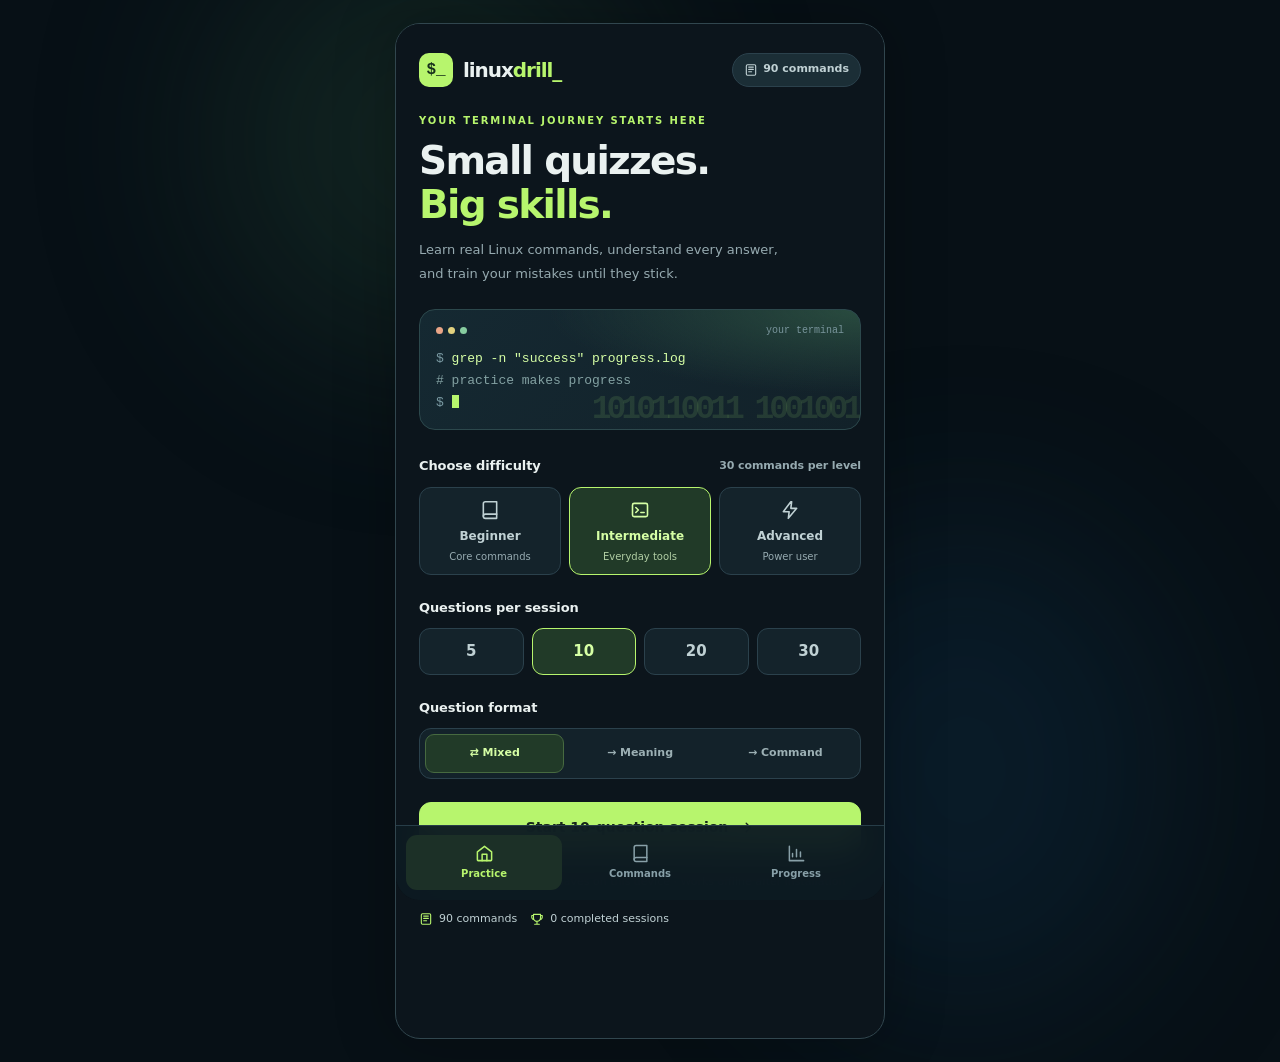
<file: index.html>
<!DOCTYPE html>
<html lang="en">
<head>
  <meta charset="UTF-8">
  <meta name="viewport" content="width=device-width,initial-scale=1,viewport-fit=cover">
  <meta name="theme-color" content="#0c151c">
  <meta name="description" content="Learn 90 Linux commands with bite-sized quizzes, detailed explanations, and mistake-based retraining. Works offline.">
  <meta name="application-name" content="Linux Drill">
  <meta name="apple-mobile-web-app-capable" content="yes">
  <meta name="apple-mobile-web-app-status-bar-style" content="black-translucent">
  <meta name="apple-mobile-web-app-title" content="Linux Drill">
  <link rel="manifest" href="./manifest.webmanifest">
  <link rel="icon" href="./favicon.svg" type="image/svg+xml">
  <link rel="apple-touch-icon" href="./icons/icon-192.png">
  <link rel="stylesheet" href="./styles.css">
  <title>Linux Drill — Learn the Terminal</title>
  <script src="./data.js" defer></script>
  <script src="./app.js" defer></script>
</head>
<body>
  <div class="ambient ambient-one" aria-hidden="true"></div>
  <div class="ambient ambient-two" aria-hidden="true"></div>
  <div class="app-shell" id="app-shell">
    <header class="app-header" id="app-header">
      <div class="brand" aria-label="Linux Drill">
        <span class="brand-mark" aria-hidden="true">$_</span>
        <span class="brand-name">linux<span class="brand-highlight">drill</span><span class="brand-cursor">_</span></span>
      </div>
      <button id="header-action" class="header-action" aria-label="More information" hidden></button>
    </header>
    <main id="screen" class="screen" aria-live="polite" aria-atomic="false"></main>
    <nav id="bottom-nav" class="bottom-nav" aria-label="Main navigation">
      <button class="nav-item is-active" data-nav="home" aria-label="Practice"></button>
      <button class="nav-item" data-nav="library" aria-label="Command library"></button>
      <button class="nav-item" data-nav="progress" aria-label="Progress"></button>
    </nav>
  </div>
  <div class="toast" id="toast" role="status" aria-live="polite"></div>
  <noscript><p class="noscript">Linux Drill needs JavaScript enabled to run the interactive quizzes.</p></noscript>
</body>
</html>
</file>
<file: styles.css>
:root{color-scheme:dark;--bg:#0c151c;--panel:#14232b;--panel-alt:#192a33;--panel-raised:#1d303a;--line:#2b414c;--text:#eaf1f0;--muted:#96aab0;--soft:#c0d1d4;--lime:#b7f56d;--lime-bright:#d6ffa5;--lime-dark:#213a28;--orange:#f5ac8d;--orange-dark:#402c27;--blue:#9edaf4;--max:490px;font-family:Inter,ui-sans-serif,system-ui,-apple-system,BlinkMacSystemFont,"Segoe UI",sans-serif;-webkit-tap-highlight-color:transparent}
*{box-sizing:border-box}
body{margin:0;min-width:320px;min-height:100vh;background:#071016;color:var(--text);font-size:14px;line-height:1.5}
button,input{font:inherit}button{cursor:pointer}button:disabled{opacity:.46;cursor:not-allowed}button:focus-visible,input:focus-visible{outline:2px solid var(--lime);outline-offset:3px}button:active:not(:disabled){transform:scale(.99)}
.ambient{position:fixed;z-index:-1;filter:blur(95px);opacity:.25;pointer-events:none;border-radius:50%}.ambient-one{width:440px;height:440px;background:#315d42;left:calc(50% - 430px);top:-80px}.ambient-two{width:410px;height:500px;background:#123f60;right:calc(50% - 530px);bottom:-120px}
.app-shell{width:100%;max-width:var(--max);min-height:100vh;min-height:100dvh;margin:auto;background:var(--bg);display:flex;flex-direction:column;position:relative;box-shadow:0 0 60px #0004}
.app-header{min-height:77px;display:flex;justify-content:space-between;align-items:center;padding:20px 23px 8px;gap:10px;z-index:2;background:var(--bg)}
.brand{display:flex;align-items:center;gap:10px;user-select:none}.brand-mark{width:34px;height:34px;display:grid;place-items:center;background:var(--lime);border-radius:10px;color:#17301c;font:800 16px/1 ui-monospace,SFMono-Regular,Consolas,monospace}.brand-name{font-size:20px;font-weight:850;letter-spacing:-1.05px}.brand-highlight{color:var(--lime)}.brand-cursor{color:var(--lime);animation:blink 1.4s step-end infinite}@keyframes blink{50%{opacity:0}}
.header-action{background:#1b2e36;border:1px solid var(--line);border-radius:100px;color:var(--soft);display:flex;align-items:center;gap:5px;font-size:11px;font-weight:750;padding:7px 11px;min-height:34px}.header-action[hidden]{display:none}
.screen{flex:1;padding:12px 23px 29px;display:flex;flex-direction:column;min-width:0;animation:fadeIn .22s ease}@keyframes fadeIn{from{opacity:.45;transform:translateY(5px)}to{opacity:1;transform:translateY(0)}}
.bottom-nav{position:sticky;bottom:0;display:grid;grid-template-columns:repeat(3,1fr);background:#0d1b22f5;backdrop-filter:blur(15px);border-top:1px solid #273d48;padding:9px 10px max(10px,env(safe-area-inset-bottom));z-index:5;flex-shrink:0}.bottom-nav[hidden]{display:none}.nav-item{background:transparent;color:#88a0a8;border:none;min-height:55px;display:flex;flex-direction:column;align-items:center;justify-content:center;gap:3px;font-size:10px;font-weight:700;border-radius:11px}.nav-item svg{width:19px;height:19px}.nav-item.is-active{color:var(--lime);background:#1c3027}
.eyebrow{font-size:10px;color:var(--lime);text-transform:uppercase;letter-spacing:1.9px;font-weight:850}.hero-title{font-size:clamp(31px,8vw,39px);font-weight:860;line-height:1.12;letter-spacing:-1.7px;margin:11px 0 12px}.hero-title .accent{color:var(--lime)}.description{font-size:13px;color:var(--muted);line-height:1.8;max-width:375px;margin:0}.hero-graphic{width:100%;border:1px solid #2c484c;border-radius:16px;background:radial-gradient(ellipse at top right,#294b3f 0%,transparent 50%),linear-gradient(130deg,#152932,#122129);padding:15px 16px;margin:24px 0 3px;position:relative;overflow:hidden}.hero-graphic:after{content:'1010110011 10010010';position:absolute;right:-13px;bottom:1px;color:#a8ed7520;font:700 33px ui-monospace,monospace;letter-spacing:-5px;pointer-events:none}.terminal-chrome{display:flex;align-items:center;gap:5px;margin:0 0 12px}.terminal-chrome i{display:block;width:7px;height:7px;border-radius:50%;background:#627581}.terminal-chrome i:first-child{background:#e9a587}.terminal-chrome i:nth-child(2){background:#e2d27f}.terminal-chrome i:nth-child(3){background:#87cda0}.terminal-chrome span{margin-left:auto;color:#79959c;font:10px ui-monospace,monospace}.hero-graphic .hero-code{font:13px/1.7 ui-monospace,SFMono-Regular,Consolas,monospace;color:var(--lime-bright);position:relative;z-index:1}.hero-graphic .hero-code span{color:#7999a2}.hero-graphic .hero-code .comment{color:#83a1a2}
.section-title{font-size:13px;font-weight:780;letter-spacing:-.1px;margin:23px 0 11px;display:flex;justify-content:space-between;align-items:center}.section-title small{font-weight:600;font-size:11px;color:var(--muted)}.level-grid{display:grid;grid-template-columns:repeat(3,minmax(0,1fr));gap:8px}.level-button{min-height:87px;padding:12px 5px 10px;background:var(--panel);border:1px solid var(--line);border-radius:12px;color:var(--soft);display:flex;flex-direction:column;justify-content:center;align-items:center;gap:4px}.level-button svg{width:20px;height:20px;margin-bottom:3px}.level-button strong{font-size:12px;font-weight:800}.level-button small{font-size:10px;color:var(--muted)}.level-button.is-selected,.count-button.is-selected,.mode-option.is-selected{border-color:var(--lime);background:var(--lime-dark);color:var(--lime-bright)}.level-button.is-selected small{color:#b1cea4}
.count-grid{display:grid;grid-template-columns:repeat(4,1fr);gap:8px}.count-button{background:var(--panel);border:1px solid var(--line);border-radius:11px;color:var(--soft);font-size:15px;font-weight:800;padding:11px 5px;min-height:46px}.mode-group{display:flex;gap:6px;background:#13222a;border:1px solid var(--line);border-radius:12px;padding:5px}.mode-option{flex:1;border:1px solid transparent;background:transparent;color:#9cb0b4;font-size:11px;padding:10px 4px;border-radius:9px;font-weight:800}.mode-option.is-selected{border-color:#476a40}
.primary-button,.secondary-button,.outline-button{min-height:51px;width:100%;border-radius:12px;font-size:14px;font-weight:850;display:flex;align-items:center;justify-content:center;gap:9px;padding:13px 15px}.primary-button{background:var(--lime);color:#15251b;border:1px solid var(--lime)}.primary-button:hover:not(:disabled){background:#cbff90}.secondary-button{background:var(--panel-raised);color:var(--text);border:1px solid #39515b}.outline-button{background:transparent;color:var(--lime);border:1px solid #45663e}.primary-button svg,.secondary-button svg,.outline-button svg{height:17px;width:17px}.button-stack{display:flex;flex-direction:column;gap:9px;margin-top:18px}.bottom-action{margin-top:auto;padding-top:23px}.helper{font-size:11px;color:var(--muted);text-align:center;margin:11px 0 0;line-height:1.6}.mini-stats{display:flex;gap:13px;margin:20px 0 0;flex-wrap:wrap}.mini-stats span{display:flex;align-items:center;gap:6px;font-size:11px;color:var(--soft)}.mini-stats svg{width:14px;height:14px;color:var(--lime)}
.quiz-top{display:flex;align-items:center;justify-content:space-between;margin:4px 0 17px;gap:8px}.back-button{display:flex;align-items:center;gap:6px;color:var(--soft);background:none;border:none;padding:6px 0;font-size:12px;font-weight:700}.back-button svg{width:17px;height:17px}.pill{border-radius:7px;background:#21363d;color:#b8d8df;letter-spacing:.55px;font-size:10px;font-weight:850;padding:7px 9px;text-transform:uppercase;white-space:nowrap}.pill.training{color:#cdf89c;background:#28402b}.pill.advanced{color:#f2c3a4;background:#40302e}.pill.beginner{color:#a4d9f5;background:#243b48}
.progress-labels{display:flex;justify-content:space-between;align-items:center;color:#a2b5b9;font-size:11px;margin-bottom:10px}.progress-track{width:100%;height:6px;border-radius:99px;background:#263c42;overflow:hidden;margin-bottom:25px}.progress-fill{height:100%;background:linear-gradient(90deg,#80dca4,#b7f56d);border-radius:99px;transition:width .3s ease}.quiz-type{display:flex;align-items:center;gap:6px;color:var(--lime);font-size:10px;font-weight:850;letter-spacing:1.3px;text-transform:uppercase}.quiz-question{font-size:clamp(21px,5.4vw,25px);font-weight:820;letter-spacing:-.7px;line-height:1.35;margin:13px 0 20px}.command-box{background:#070f14;border:1px solid #2f4652;border-radius:13px;overflow:hidden;margin-bottom:20px}.command-box .terminal-chrome{background:#1b2b34;padding:10px 13px;margin:0}.command-box pre{margin:0;padding:20px 15px;white-space:pre-wrap;overflow-wrap:anywhere;font:12.5px/1.65 ui-monospace,SFMono-Regular,Consolas,monospace;color:#dcfac1}.prompt-sign{color:#7c9c9e}.task-card{padding:18px;background:linear-gradient(145deg,#1b2d37,#14252d);border:1px solid #324d55;border-radius:13px;color:#e5eff0;line-height:1.7;margin-bottom:18px;font-size:14px}.task-card .task-icon{color:var(--lime);margin-bottom:8px}.task-card .task-icon svg{width:21px;height:21px}
.answers{display:flex;flex-direction:column;gap:9px}.answer-button{width:100%;min-height:57px;background:var(--panel);border:1px solid var(--line);color:var(--text);border-radius:11px;display:flex;gap:12px;align-items:center;text-align:left;padding:11px 13px;transition:border-color .14s,background .14s}.answer-letter{border:1px solid #4b606a;border-radius:7px;width:29px;height:29px;flex:none;display:grid;place-items:center;color:#a6b9bd;font-size:11px;font-weight:850}.answer-text{font-size:12.5px;line-height:1.5;overflow-wrap:anywhere}.answer-button.is-code .answer-text{font-family:ui-monospace,SFMono-Regular,Consolas,monospace;font-size:11.5px}.answer-button.is-selected{border-color:var(--lime);background:#233b2a}.answer-button.is-selected .answer-letter{background:var(--lime);border-color:var(--lime);color:#153017}.answer-button.is-correct{border-color:#83d78c;background:#1e3628}.answer-button.is-correct .answer-letter{color:#c9fca0;border-color:#82c785}.answer-button.is-wrong{border-color:var(--orange);background:#392823}.answer-button.is-wrong .answer-letter{color:var(--orange);border-color:var(--orange)}.answer-button:disabled{opacity:1;cursor:default}.answer-button:disabled:active{transform:none}
.feedback-symbol{width:48px;height:48px;border-radius:15px;display:grid;place-items:center;margin:10px 0 13px;background:#203d2a;color:var(--lime)}.feedback-symbol.wrong{background:#412e28;color:var(--orange)}.feedback-symbol svg{width:26px;height:26px}.feedback-title{font-size:28px;font-weight:850;line-height:1.2;letter-spacing:-1px;margin:0 0 9px}.feedback-subtitle{color:var(--muted);line-height:1.65;font-size:12.5px;margin:0 0 17px}.answer-reveal{background:#1c3228;border:1px solid #477f55;border-radius:13px;padding:15px;margin-bottom:12px}.answer-reveal .micro-heading{color:var(--lime);margin:0 0 7px}.answer-reveal code{color:#d7ffbd;font:12px/1.7 ui-monospace,Consolas,monospace;overflow-wrap:anywhere;white-space:pre-wrap}.your-answer{font-size:11px;color:#c5a598;margin:0 0 16px;line-height:1.6}.your-answer strong{color:#eab396}.your-answer code{font:11px ui-monospace,Consolas,monospace}.info-card{background:var(--panel);border:1px solid var(--line);border-radius:13px;padding:16px;margin-bottom:11px}.info-card h3{font-size:12px;margin:0 0 9px;color:#e3eded;display:flex;gap:7px;align-items:center}.info-card h3 svg{width:15px;height:15px;color:var(--lime)}.info-card p{font-size:12px;color:#afc3c6;line-height:1.7;margin:0}.info-card code{color:#d4f8ae;font:11.5px/1.7 ui-monospace,SFMono-Regular,Consolas,monospace;overflow-wrap:anywhere}.examples-list{display:flex;flex-direction:column}.example-row{padding:10px 0;border-top:1px solid #293e48}.example-row:first-child{border-top:none;padding-top:3px}.example-row:last-child{padding-bottom:0}.example-row code{display:block;color:#c9f59f;margin-bottom:4px}.tip-card{color:#b6c7c0;font-size:12px;line-height:1.65;padding:12px 1px}.tip-card strong{color:var(--lime)}
.result-heading{text-align:center;margin:8px auto 0}.result-heading h1{font-size:33px;font-weight:860;letter-spacing:-1.1px;margin:8px 0}.result-heading p{font-size:12px;color:var(--muted);margin:0}.score-donut{--score:0%;width:140px;height:140px;margin:28px auto 25px;border-radius:50%;background:conic-gradient(var(--lime) var(--score),#2b4146 0);display:grid;place-items:center;position:relative}.score-donut:before{content:'';position:absolute;inset:11px;border-radius:50%;background:var(--bg)}.score-center{position:relative;text-align:center}.score-center strong{display:block;font-size:37px;line-height:1.1;letter-spacing:-1.8px}.score-center small{color:var(--muted);font-size:10px;font-weight:800;letter-spacing:.7px}.summary-grid{display:grid;grid-template-columns:1fr 1fr;gap:10px}.summary-cell{background:var(--panel);border:1px solid #2b414a;border-radius:13px;padding:16px;text-align:center}.summary-cell strong{display:block;font-size:26px;font-weight:850;line-height:1.3}.summary-cell small{color:var(--muted);font-size:11px}.summary-cell .green{color:var(--lime)}.summary-cell .orange{color:var(--orange)}.command-list{display:flex;flex-direction:column;gap:8px}.review-card{display:flex;gap:11px;align-items:center;background:var(--panel);border:1px solid var(--line);border-radius:11px;padding:12px 13px;width:100%;text-align:left;color:var(--text)}.review-icon{height:34px;width:34px;background:#263f3e;border-radius:10px;display:grid;place-items:center;color:var(--lime);flex:none}.review-icon svg{height:17px;width:17px}.review-main{min-width:0;flex:1}.review-main strong{display:block;font:750 13px ui-monospace,Consolas,monospace;color:#d7fba9}.review-main small{display:block;color:var(--muted);font-size:11px;line-height:1.4;white-space:nowrap;overflow:hidden;text-overflow:ellipsis}.review-card>.chevron{width:15px;height:15px;color:#8ea4a9}
.complete-illustration{margin:35px auto 27px;width:114px;height:114px;border-radius:50%;display:grid;place-items:center;background:#233d2b;box-shadow:0 0 0 12px #1a3027,0 0 0 24px #15271f;color:var(--lime)}.complete-illustration svg{width:56px;height:56px}.complete-title{text-align:center;font-size:32px;letter-spacing:-1.1px;margin:22px 0 9px}.complete-desc{max-width:315px;margin:0 auto 19px;text-align:center;color:var(--muted);line-height:1.8;font-size:13px}.complete-stat{background:var(--panel);border:1px solid var(--line);border-radius:15px;padding:22px;text-align:center;margin:16px 0}.complete-stat strong{font-size:36px;color:var(--lime);display:block;line-height:1.1}.complete-stat small{font-size:12px;color:var(--muted)}
.page-title{font-size:31px;font-weight:850;letter-spacing:-1px;margin:7px 0 8px}.page-subtitle{color:var(--muted);font-size:12.5px;line-height:1.7;margin:0 0 20px}.search-wrap{position:relative;margin:4px 0 16px}.search-wrap svg{position:absolute;left:13px;top:50%;transform:translateY(-50%);width:18px;height:18px;color:#7997a0;pointer-events:none}.search-input{border:1px solid var(--line);outline:none;background:var(--panel);border-radius:12px;height:49px;padding:11px 14px 11px 41px;color:var(--text);width:100%;font-size:13px}.search-input::placeholder{color:#7e969e}.filter-row{display:flex;gap:7px;overflow-x:auto;padding-bottom:6px;margin-bottom:14px;scrollbar-width:none}.filter-chip{white-space:nowrap;background:#172832;border:1px solid var(--line);border-radius:100px;padding:8px 12px;color:var(--soft);font-size:11px;font-weight:740}.filter-chip.is-active{color:var(--lime-bright);background:var(--lime-dark);border-color:#669557}.library-list{display:flex;flex-direction:column;gap:8px}.library-item{display:flex;align-items:center;text-align:left;gap:12px;background:var(--panel);border:1px solid var(--line);border-radius:12px;color:var(--text);padding:13px 12px;width:100%;min-height:64px}.library-symbol{display:grid;place-items:center;width:35px;height:35px;background:#263d3c;border-radius:9px;color:var(--lime);font:700 13px ui-monospace,Consolas,monospace;flex:none}.library-item-body{flex:1;min-width:0}.library-item-body strong{display:block;color:#d5f4b6;font:800 13px ui-monospace,Consolas,monospace}.library-item-body small{display:block;color:var(--muted);font-size:10.5px;white-space:nowrap;overflow:hidden;text-overflow:ellipsis}.library-item svg{width:16px;height:16px;color:#81979d}.library-count{font-size:11px;color:var(--muted);margin:0 0 12px}.empty-state{padding:34px 20px;border:1px dashed var(--line);border-radius:14px;text-align:center;color:var(--muted);line-height:1.7}
.stats-grid{display:grid;grid-template-columns:repeat(2,1fr);gap:10px;margin:5px 0 12px}.stat-card{border:1px solid var(--line);border-radius:13px;background:var(--panel);padding:15px}.stat-card svg{width:19px;height:19px;color:var(--lime);margin-bottom:12px}.stat-card strong{display:block;font-size:27px;line-height:1.2;font-weight:850}.stat-card small{display:block;color:var(--muted);font-size:11px;margin-top:4px}.level-progress{background:var(--panel);border:1px solid var(--line);border-radius:13px;padding:16px;margin:8px 0 0}.level-line{display:flex;align-items:center;justify-content:space-between;font-size:11px;margin-bottom:7px;color:#d3e2e3}.level-line strong{color:var(--lime)}.level-progress .progress-track{height:5px;margin-bottom:15px}.level-progress .progress-track:last-child{margin-bottom:0}.history-item{display:flex;align-items:center;gap:11px;padding:13px 0;border-bottom:1px solid var(--line)}.history-item:last-child{border-bottom:0}.history-number{font-size:21px;font-weight:850;color:var(--lime);width:62px;flex:none}.history-main{flex:1}.history-main strong{display:block;font-size:12px;color:#e1eded;text-transform:capitalize}.history-main small{font-size:10px;color:var(--muted)}.history-item>.pill{font-size:9px}
.detail-head{display:flex;align-items:center;gap:12px;margin:20px 0 12px}.detail-command{font:850 32px/1.2 ui-monospace,Consolas,monospace;color:var(--lime-bright);letter-spacing:-1.2px;overflow-wrap:anywhere}.detail-about{font-size:13px;color:var(--soft);line-height:1.75;margin:0 0 18px}.micro-heading{font-size:10px;font-weight:850;color:#a4b6ba;letter-spacing:1.25px;text-transform:uppercase;margin:0 0 8px}.syntax-block{font:12px/1.8 ui-monospace,Consolas,monospace;overflow-wrap:anywhere;white-space:pre-wrap;color:#d7fcb3;background:#081318;border:1px solid var(--line);border-radius:11px;padding:14px;margin:0 0 18px}.detail-example{padding:13px 0;border-bottom:1px solid var(--line)}.detail-example:last-child{border-bottom:0}.detail-example code{color:var(--lime-bright);font:12px/1.5 ui-monospace,Consolas,monospace;white-space:pre-wrap;overflow-wrap:anywhere}.detail-example p{color:var(--muted);font-size:12px;margin:5px 0 0;line-height:1.65}.notice{background:#1d2e2f;border-left:3px solid var(--lime);border-radius:6px;padding:12px 14px;color:#c1d2c7;font-size:12px;line-height:1.7;margin:17px 0}.notice strong{color:var(--lime)}
.toast{position:fixed;z-index:30;bottom:90px;left:50%;transform:translate(-50%,15px);max-width:calc(100vw - 40px);background:#e5f6e5;color:#173120;border-radius:10px;padding:10px 17px;font-size:12px;font-weight:750;box-shadow:0 8px 28px #0007;pointer-events:none;opacity:0;transition:opacity .2s,transform .2s;white-space:nowrap}.toast.show{opacity:1;transform:translate(-50%,0)}.noscript{text-align:center;color:#f8b493;padding:20px}
@media (min-width:600px){body{padding:23px 0}.app-shell{min-height:calc(100dvh - 46px);border:1px solid #31464e;border-radius:25px;overflow:clip}.app-header{padding-top:22px}.screen{padding-bottom:36px}.bottom-nav{border-bottom-left-radius:24px;border-bottom-right-radius:24px}}
@media (max-width:360px){.screen{padding-left:17px;padding-right:17px}.app-header{padding-left:17px;padding-right:17px}.level-button strong{font-size:11px}.mode-option{font-size:10px}}
@media(prefers-reduced-motion:reduce){*,*:before,*:after{animation:none!important;transition:none!important;scroll-behavior:auto!important}}
/* Explicitly honor the hidden attribute even when a component uses display:flex. */
[hidden]{display:none!important}
</file>
